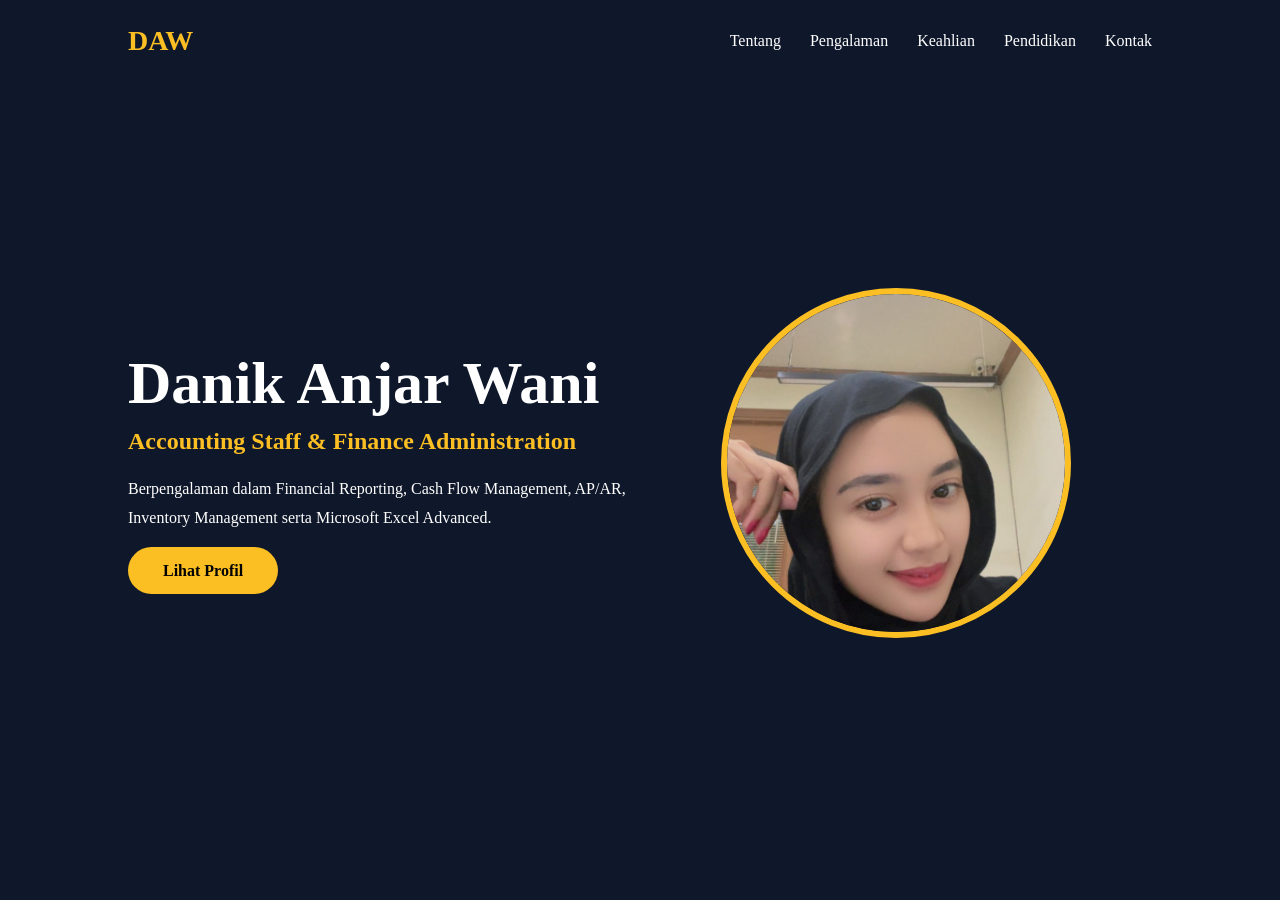
<file: index.html>
<!DOCTYPE html>
<html lang="id">
<head>
<meta charset="UTF-8">
<meta name="viewport" content="width=device-width, initial-scale=1.0">
<title>Danik Anjar Wani | Portfolio</title>
<link rel="stylesheet" href="css/style.css">
</head>
<body>

<header>
<div class="logo">DAW</div>

<nav>
<a href="about/about.html">Tentang</a>
<a href="experience/experience.html">Pengalaman</a>
<a href="skills/skills.html">Keahlian</a>
<a href="education/education.html">Pendidikan</a>
<a href="contact/contact.html">Kontak</a>
</nav>
</header>

<section class="hero">

<div class="left">
<h1>Danik Anjar Wani</h1>

<h2>Accounting Staff & Finance Administration</h2>

<p>
Berpengalaman dalam Financial Reporting,
Cash Flow Management, AP/AR, Inventory
Management serta Microsoft Excel Advanced.
</p>

<a href="about/about.html" class="btn">
Lihat Profil
</a>

</div>

<div class="right">
<img src="img/1.jpeg">
</div>

</section>

</body>
</html>
</file>
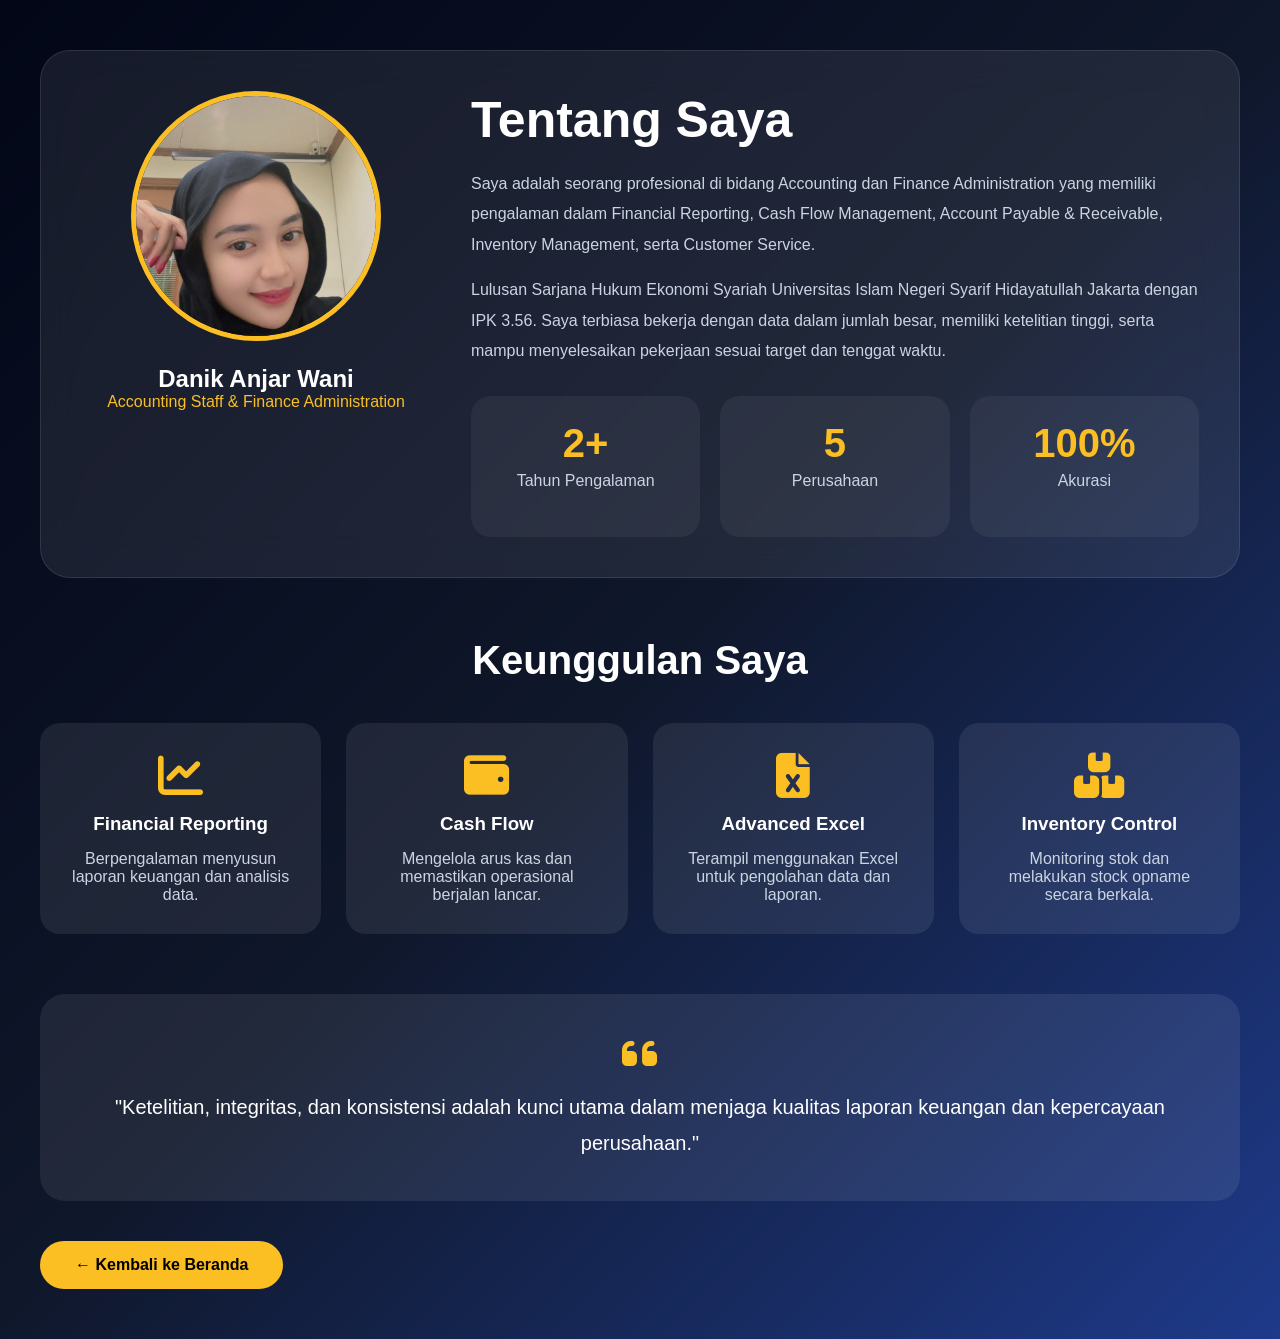
<file: about/about.html>
<!DOCTYPE html>
<html lang="id">
<head>
<meta charset="UTF-8">
<meta name="viewport" content="width=device-width, initial-scale=1.0">

<title>Tentang Saya</title>

<link rel="stylesheet" href="about.css">

<link rel="stylesheet"
href="https://cdnjs.cloudflare.com/ajax/libs/font-awesome/6.5.1/css/all.min.css">

</head>
<body>

<div class="container">

    <div class="profile-card">

        <div class="left">

            <img src="../img/1.jpeg" alt="Danik">

            <h2>Danik Anjar Wani</h2>

            <span>
                Accounting Staff & Finance Administration
            </span>

        </div>

        <div class="right">

            <h1>Tentang Saya</h1>

            <p>
                Saya adalah seorang profesional di bidang
                Accounting dan Finance Administration
                yang memiliki pengalaman dalam
                Financial Reporting, Cash Flow Management,
                Account Payable & Receivable,
                Inventory Management, serta Customer Service.
            </p>

            <p>
                Lulusan Sarjana Hukum Ekonomi Syariah
                Universitas Islam Negeri Syarif Hidayatullah Jakarta
                dengan IPK 3.56. Saya terbiasa bekerja
                dengan data dalam jumlah besar,
                memiliki ketelitian tinggi,
                serta mampu menyelesaikan pekerjaan
                sesuai target dan tenggat waktu.
            </p>

            <div class="stats">

                <div class="box">
                    <h3>2+</h3>
                    <p>Tahun Pengalaman</p>
                </div>

                <div class="box">
                    <h3>5</h3>
                    <p>Perusahaan</p>
                </div>

                <div class="box">
                    <h3>100%</h3>
                    <p>Akurasi</p>
                </div>

            </div>

        </div>

    </div>

    <div class="strength-section">

        <h2>Keunggulan Saya</h2>

        <div class="strength-grid">

            <div class="strength-card">
                <i class="fas fa-chart-line"></i>
                <h3>Financial Reporting</h3>
                <p>
                    Berpengalaman menyusun laporan
                    keuangan dan analisis data.
                </p>
            </div>

            <div class="strength-card">
                <i class="fas fa-wallet"></i>
                <h3>Cash Flow</h3>
                <p>
                    Mengelola arus kas dan memastikan
                    operasional berjalan lancar.
                </p>
            </div>

            <div class="strength-card">
                <i class="fas fa-file-excel"></i>
                <h3>Advanced Excel</h3>
                <p>
                    Terampil menggunakan Excel
                    untuk pengolahan data dan laporan.
                </p>
            </div>

            <div class="strength-card">
                <i class="fas fa-boxes-stacked"></i>
                <h3>Inventory Control</h3>
                <p>
                    Monitoring stok dan melakukan
                    stock opname secara berkala.
                </p>
            </div>

        </div>

    </div>

    <div class="quote">

        <i class="fas fa-quote-left"></i>

        <p>
            "Ketelitian, integritas, dan konsistensi adalah
            kunci utama dalam menjaga kualitas laporan
            keuangan dan kepercayaan perusahaan."
        </p>

    </div>

    <a href="../index.html" class="btn">
        ← Kembali ke Beranda
    </a>

</div>

</body>
</html>
</file>
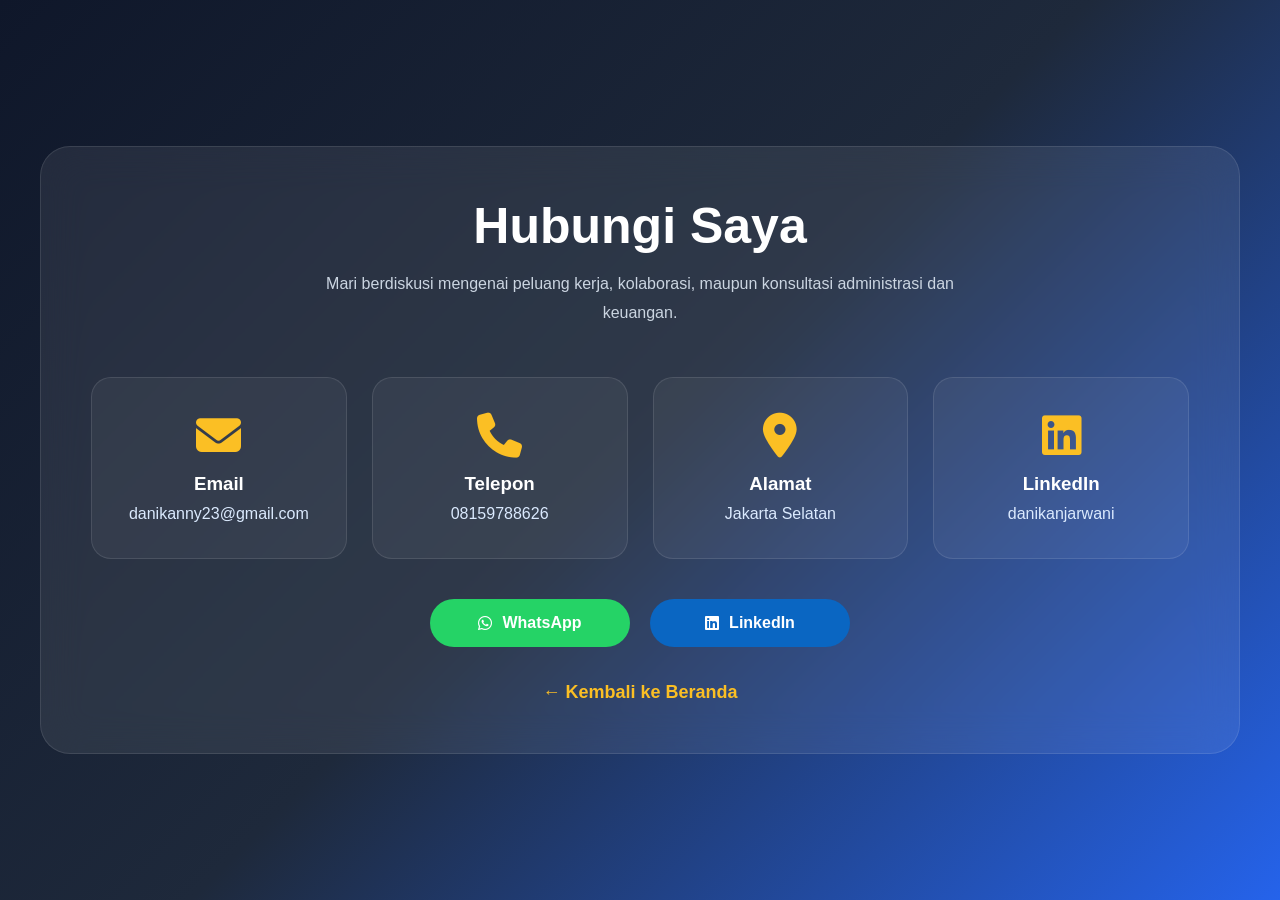
<file: contact/contact.html>
<!DOCTYPE html>
<html lang="id">
<head>
    <meta charset="UTF-8">
    <meta name="viewport" content="width=device-width, initial-scale=1.0">
    <title>Kontak Saya</title>

    <link rel="stylesheet" href="contact.css">

    <link rel="stylesheet"
    href="https://cdnjs.cloudflare.com/ajax/libs/font-awesome/6.5.1/css/all.min.css">

</head>
<body>

<div class="particles"></div>

<div class="contact-container">

    <div class="contact-header">
        <h1>Hubungi Saya</h1>
        <p>
            Mari berdiskusi mengenai peluang kerja,
            kolaborasi, maupun konsultasi administrasi
            dan keuangan.
        </p>
    </div>

    <div class="contact-grid">

        <div class="card">
            <i class="fas fa-envelope"></i>
            <h3>Email</h3>
            <p>danikanny23@gmail.com</p>
        </div>

        <div class="card">
            <i class="fas fa-phone"></i>
            <h3>Telepon</h3>
            <p>08159788626</p>
        </div>

        <div class="card">
            <i class="fas fa-location-dot"></i>
            <h3>Alamat</h3>
            <p>Jakarta Selatan</p>
        </div>

        <div class="card">
            <i class="fab fa-linkedin"></i>
            <h3>LinkedIn</h3>
            <p>danikanjarwani</p>
        </div>

    </div>

    <div class="button-group">

        <a href="https://wa.me/08159788626" class="btn whatsapp">
            <i class="fab fa-whatsapp"></i>
            WhatsApp
        </a>

        <a href="#" class="btn linkedin">
            <i class="fab fa-linkedin"></i>
            LinkedIn
        </a>

    </div>

    <a href="../index.html" class="back-btn">
        ← Kembali ke Beranda
    </a>

</div>

</body>
</html>
</file>
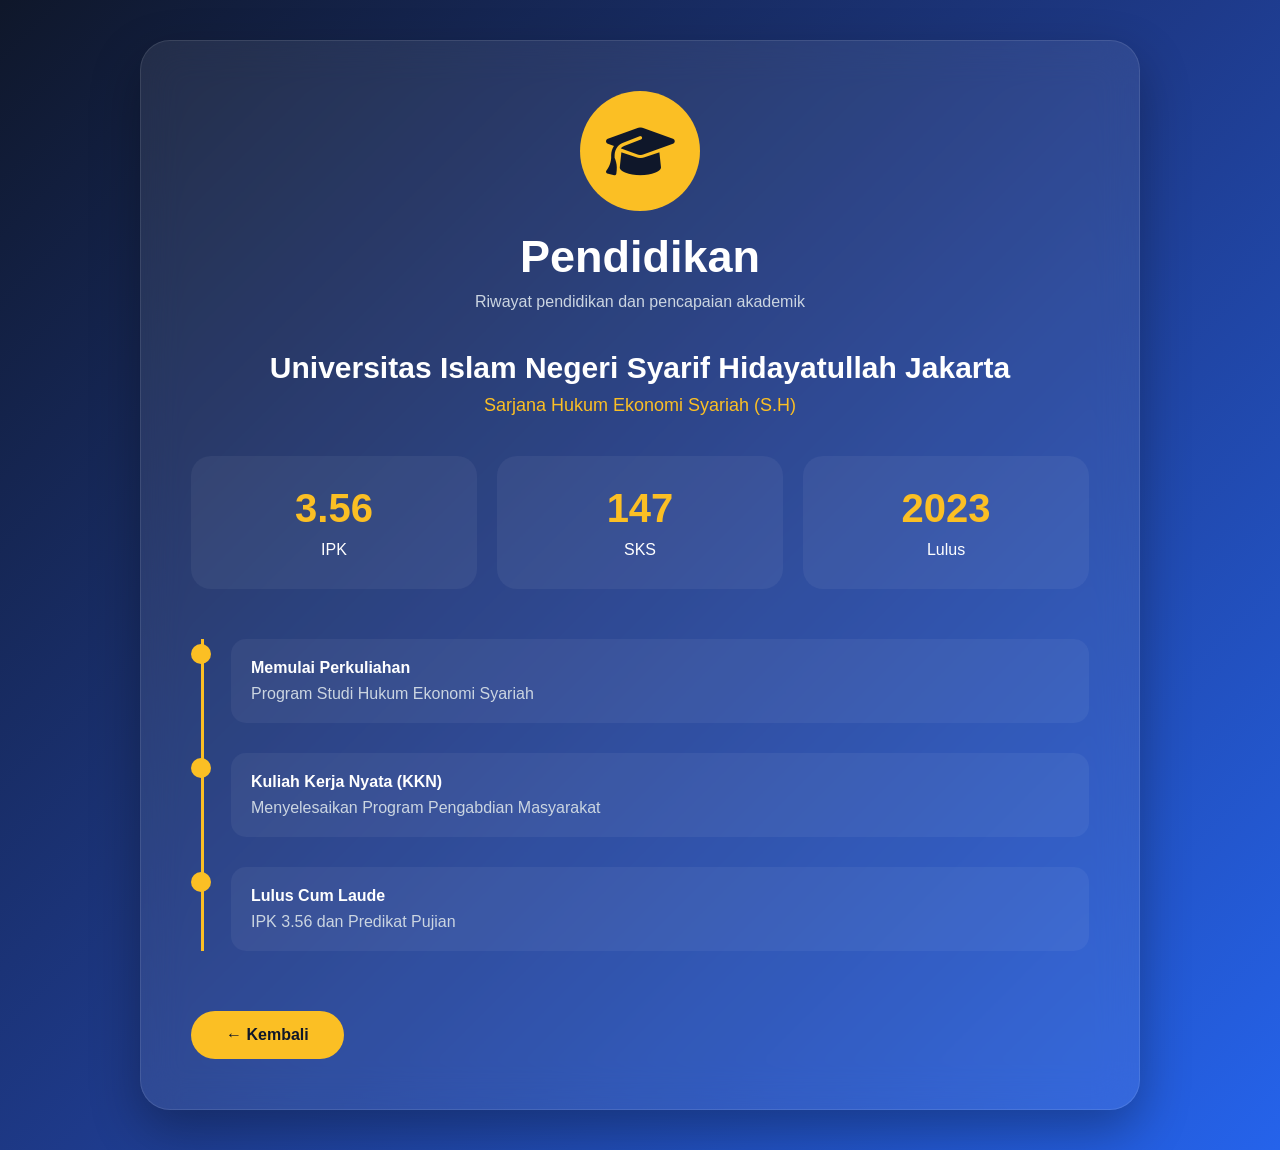
<file: education/education.html>
<!DOCTYPE html>
<html lang="id">
<head>
<meta charset="UTF-8">
<meta name="viewport" content="width=device-width, initial-scale=1.0">
<title>Pendidikan</title>

<link rel="stylesheet" href="education.css">

<link rel="stylesheet"
href="https://cdnjs.cloudflare.com/ajax/libs/font-awesome/6.5.1/css/all.min.css">

</head>
<body>

<div class="education-container">

    <div class="education-card">

        <div class="top-section">

            <div class="icon">
                <i class="fas fa-graduation-cap"></i>
            </div>

            <h1>Pendidikan</h1>

            <p>
                Riwayat pendidikan dan pencapaian akademik
            </p>

        </div>

        <div class="university">

            <h2>
                Universitas Islam Negeri
                Syarif Hidayatullah Jakarta
            </h2>

            <span>
                Sarjana Hukum Ekonomi Syariah (S.H)
            </span>

        </div>

        <div class="stats">

            <div class="box">
                <h3>3.56</h3>
                <p>IPK</p>
            </div>

            <div class="box">
                <h3>147</h3>
                <p>SKS</p>
            </div>

            <div class="box">
                <h3>2023</h3>
                <p>Lulus</p>
            </div>

        </div>

        <div class="timeline">

            <div class="line"></div>

            <div class="event">
                <div class="dot"></div>
                <div class="content">
                    <h4>Memulai Perkuliahan</h4>
                    <p>Program Studi Hukum Ekonomi Syariah</p>
                </div>
            </div>

            <div class="event">
                <div class="dot"></div>
                <div class="content">
                    <h4>Kuliah Kerja Nyata (KKN)</h4>
                    <p>Menyelesaikan Program Pengabdian Masyarakat</p>
                </div>
            </div>

            <div class="event">
                <div class="dot"></div>
                <div class="content">
                    <h4>Lulus Cum Laude</h4>
                    <p>IPK 3.56 dan Predikat Pujian</p>
                </div>
            </div>

        </div>

        <a href="../index.html" class="btn">
            ← Kembali
        </a>

    </div>

</div>

</body>
</html>
</file>
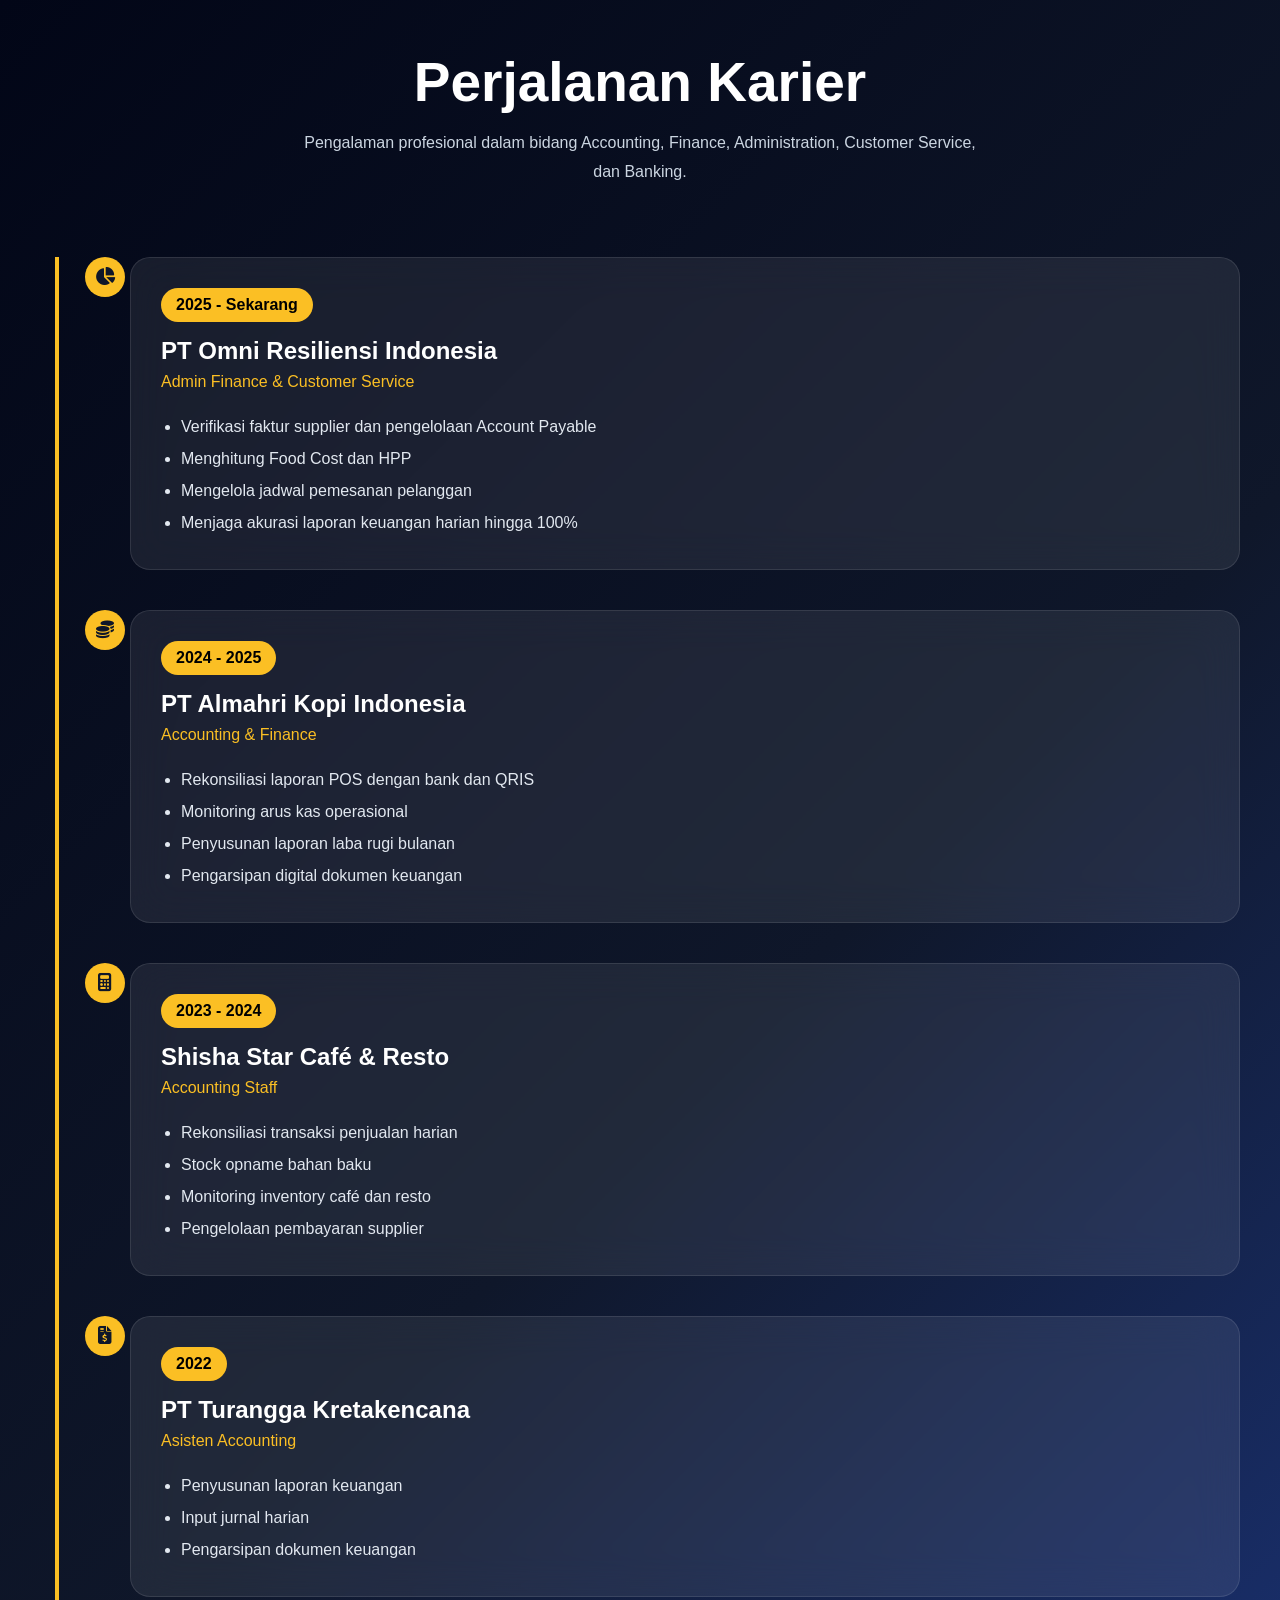
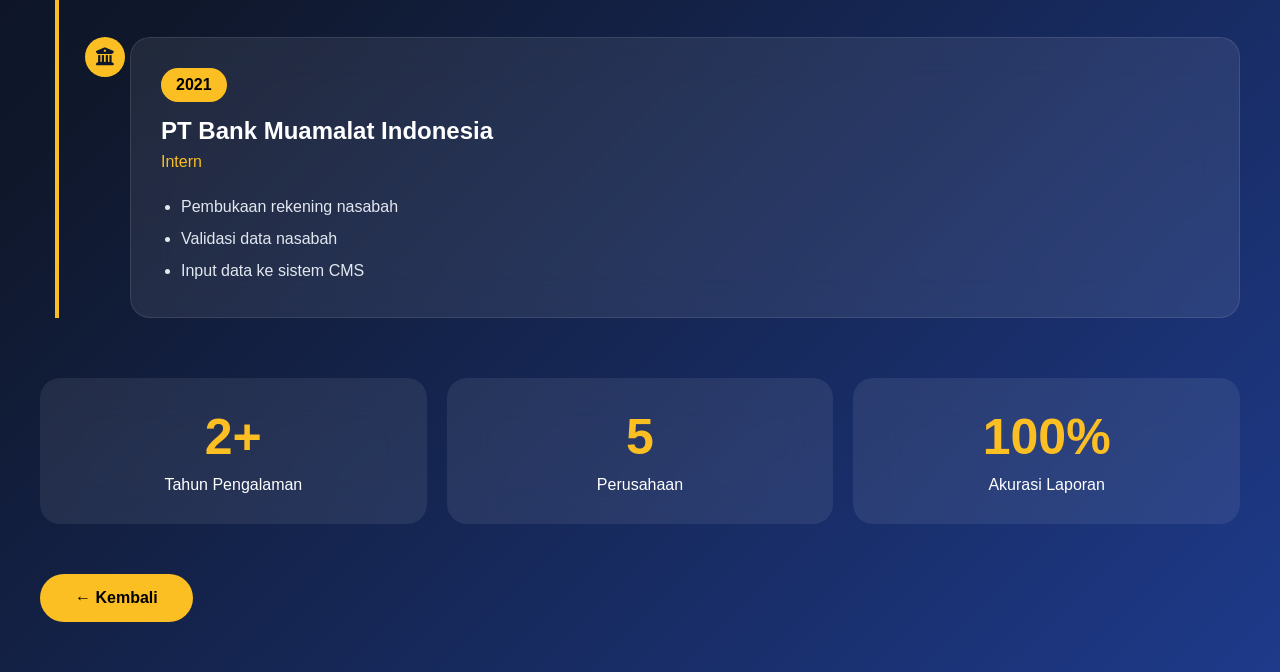
<file: experience/experience.html>
<!DOCTYPE html>
<html lang="id">
<head>
<meta charset="UTF-8">
<meta name="viewport" content="width=device-width, initial-scale=1.0">

<title>Pengalaman Kerja</title>

<link rel="stylesheet" href="experience.css">

<link rel="stylesheet"
href="https://cdnjs.cloudflare.com/ajax/libs/font-awesome/6.5.1/css/all.min.css">

</head>
<body>

<div class="container">

    <div class="header">
        <h1>Perjalanan Karier</h1>
        <p>
            Pengalaman profesional dalam bidang
            Accounting, Finance, Administration,
            Customer Service, dan Banking.
        </p>
    </div>

    <div class="timeline">

        <!-- PT ORI -->
        <div class="timeline-item">

            <div class="timeline-icon">
                <i class="fas fa-chart-pie"></i>
            </div>

            <div class="timeline-content">

                <div class="year">
                    2025 - Sekarang
                </div>

                <h2>
                    PT Omni Resiliensi Indonesia
                </h2>

                <span>
                    Admin Finance & Customer Service
                </span>

                <ul>
                    <li>Verifikasi faktur supplier dan pengelolaan Account Payable</li>
                    <li>Menghitung Food Cost dan HPP</li>
                    <li>Mengelola jadwal pemesanan pelanggan</li>
                    <li>Menjaga akurasi laporan keuangan harian hingga 100%</li>
                </ul>

            </div>

        </div>

        <!-- ALMAHRI -->

        <div class="timeline-item">

            <div class="timeline-icon">
                <i class="fas fa-coins"></i>
            </div>

            <div class="timeline-content">

                <div class="year">
                    2024 - 2025
                </div>

                <h2>
                    PT Almahri Kopi Indonesia
                </h2>

                <span>
                    Accounting & Finance
                </span>

                <ul>
                    <li>Rekonsiliasi laporan POS dengan bank dan QRIS</li>
                    <li>Monitoring arus kas operasional</li>
                    <li>Penyusunan laporan laba rugi bulanan</li>
                    <li>Pengarsipan digital dokumen keuangan</li>
                </ul>

            </div>

        </div>

        <!-- SHISHA -->

        <div class="timeline-item">

            <div class="timeline-icon">
                <i class="fas fa-calculator"></i>
            </div>

            <div class="timeline-content">

                <div class="year">
                    2023 - 2024
                </div>

                <h2>
                    Shisha Star Café & Resto
                </h2>

                <span>
                    Accounting Staff
                </span>

                <ul>
                    <li>Rekonsiliasi transaksi penjualan harian</li>
                    <li>Stock opname bahan baku</li>
                    <li>Monitoring inventory café dan resto</li>
                    <li>Pengelolaan pembayaran supplier</li>
                </ul>

            </div>

        </div>

        <!-- TURANGGA -->

        <div class="timeline-item">

            <div class="timeline-icon">
                <i class="fas fa-file-invoice-dollar"></i>
            </div>

            <div class="timeline-content">

                <div class="year">
                    2022
                </div>

                <h2>
                    PT Turangga Kretakencana
                </h2>

                <span>
                    Asisten Accounting
                </span>

                <ul>
                    <li>Penyusunan laporan keuangan</li>
                    <li>Input jurnal harian</li>
                    <li>Pengarsipan dokumen keuangan</li>
                </ul>

            </div>

        </div>

        <!-- MUAMALAT -->

        <div class="timeline-item">

            <div class="timeline-icon">
                <i class="fas fa-building-columns"></i>
            </div>

            <div class="timeline-content">

                <div class="year">
                    2021
                </div>

                <h2>
                    PT Bank Muamalat Indonesia
                </h2>

                <span>
                    Intern
                </span>

                <ul>
                    <li>Pembukaan rekening nasabah</li>
                    <li>Validasi data nasabah</li>
                    <li>Input data ke sistem CMS</li>
                </ul>

            </div>

        </div>

    </div>

    <div class="summary">

        <div class="card">
            <h3>2+</h3>
            <p>Tahun Pengalaman</p>
        </div>

        <div class="card">
            <h3>5</h3>
            <p>Perusahaan</p>
        </div>

        <div class="card">
            <h3>100%</h3>
            <p>Akurasi Laporan</p>
        </div>

    </div>

    <a href="../index.html" class="btn">
        ← Kembali
    </a>

</div>

</body>
</html>
</file>
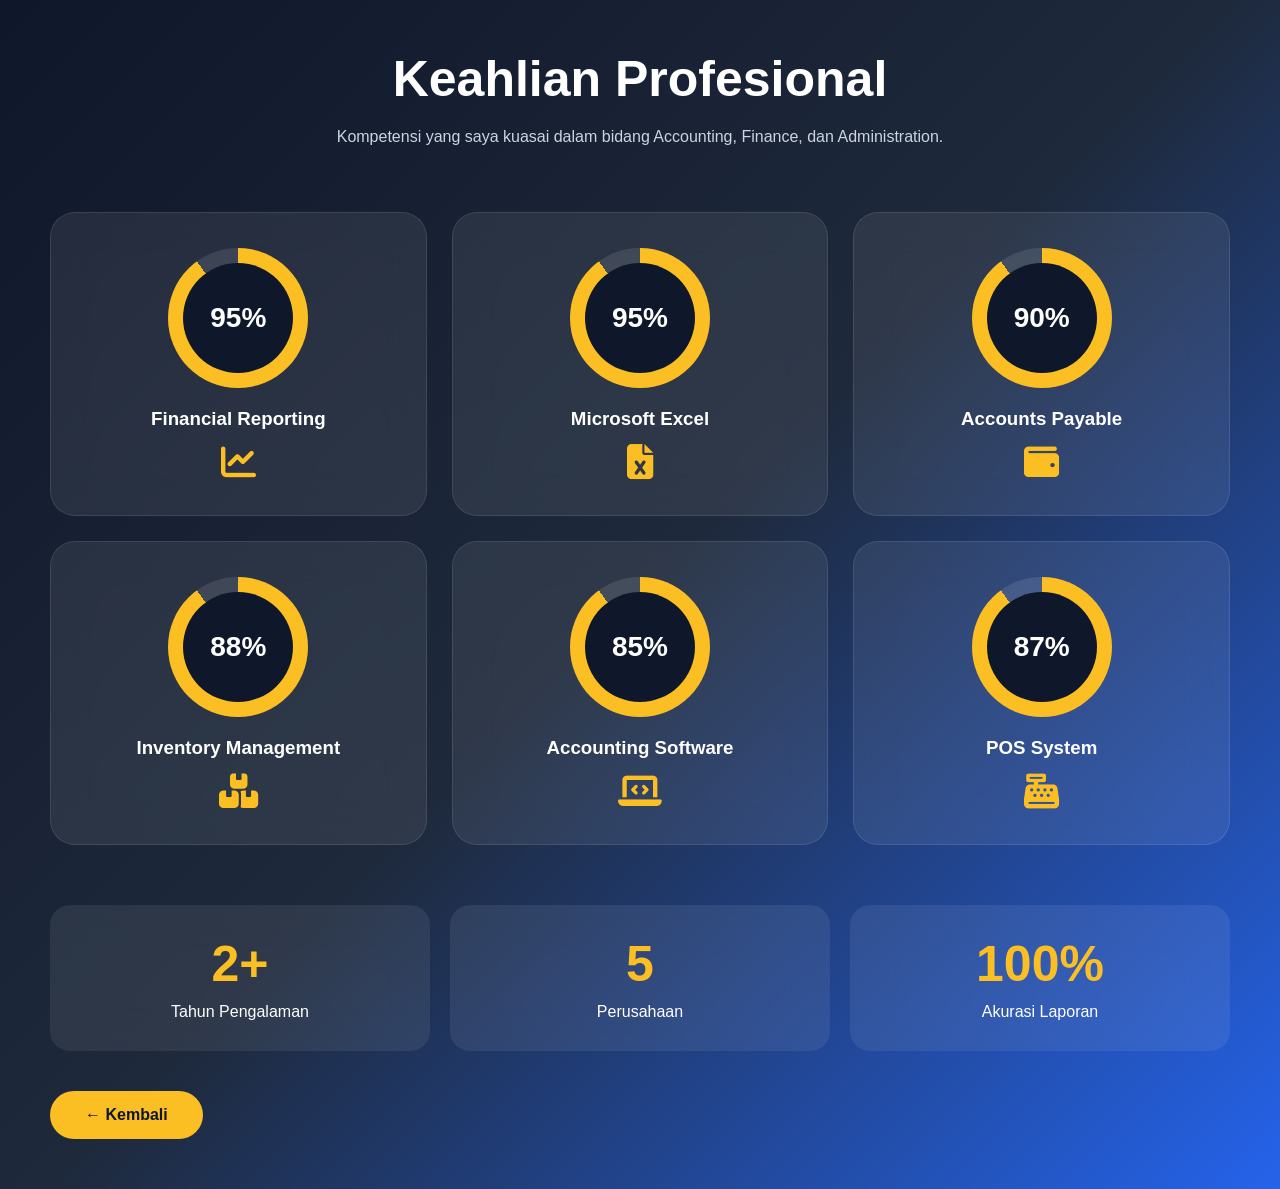
<file: skills/skills.html>
<!DOCTYPE html>
<html lang="id">
<head>
<meta charset="UTF-8">
<meta name="viewport" content="width=device-width, initial-scale=1.0">

<title>Keahlian</title>

<link rel="stylesheet" href="skills.css">

<link rel="stylesheet"
href="https://cdnjs.cloudflare.com/ajax/libs/font-awesome/6.5.1/css/all.min.css">

</head>
<body>

<div class="container">

    <div class="header">
        <h1>Keahlian Profesional</h1>
        <p>
            Kompetensi yang saya kuasai dalam bidang
            Accounting, Finance, dan Administration.
        </p>
    </div>

    <div class="skills-grid">

        <div class="skill-card">
            <div class="circle" data-percent="95">
                <span>95%</span>
            </div>
            <h3>Financial Reporting</h3>
            <i class="fas fa-chart-line"></i>
        </div>

        <div class="skill-card">
            <div class="circle" data-percent="95">
                <span>95%</span>
            </div>
            <h3>Microsoft Excel</h3>
            <i class="fas fa-file-excel"></i>
        </div>

        <div class="skill-card">
            <div class="circle" data-percent="90">
                <span>90%</span>
            </div>
            <h3>Accounts Payable</h3>
            <i class="fas fa-wallet"></i>
        </div>

        <div class="skill-card">
            <div class="circle" data-percent="88">
                <span>88%</span>
            </div>
            <h3>Inventory Management</h3>
            <i class="fas fa-boxes-stacked"></i>
        </div>

        <div class="skill-card">
            <div class="circle" data-percent="85">
                <span>85%</span>
            </div>
            <h3>Accounting Software</h3>
            <i class="fas fa-laptop-code"></i>
        </div>

        <div class="skill-card">
            <div class="circle" data-percent="87">
                <span>87%</span>
            </div>
            <h3>POS System</h3>
            <i class="fas fa-cash-register"></i>
        </div>

    </div>

    <div class="stats">

        <div class="stat-box">
            <h2>2+</h2>
            <p>Tahun Pengalaman</p>
        </div>

        <div class="stat-box">
            <h2>5</h2>
            <p>Perusahaan</p>
        </div>

        <div class="stat-box">
            <h2>100%</h2>
            <p>Akurasi Laporan</p>
        </div>

    </div>

    <a href="../index.html" class="back">
        ← Kembali
    </a>

</div>

</body>
</html>
</file>
<file: css/style.css>
*{
margin:0;
padding:0;
box-sizing:border-box;
font-family:'Segoe UI';
}

body{
background:#0f172a;
color:white;
}

header{
display:flex;
justify-content:space-between;
align-items:center;
padding:25px 10%;
}

.logo{
font-size:28px;
font-weight:bold;
color:#fbbf24;
}

nav a{
color:white;
text-decoration:none;
margin-left:25px;
transition:.3s;
}

nav a:hover{
color:#fbbf24;
}

.hero{
display:flex;
justify-content:center;
align-items:center;
height:85vh;
padding:0 10%;
}

.left{
flex:1;
}

.left h1{
font-size:60px;
margin-bottom:10px;
}

.left h2{
color:#fbbf24;
margin-bottom:20px;
}

.left p{
line-height:1.8;
margin-bottom:30px;
}

.btn{
background:#fbbf24;
color:#000;
padding:15px 35px;
border-radius:30px;
text-decoration:none;
font-weight:bold;
}

.right{
flex:1;
text-align:center;
}

.right img{
width:350px;
height:350px;
object-fit:cover;
border-radius:50%;
border:6px solid #fbbf24;
}
</file>
<file: about/about.css>
*{
margin:0;
padding:0;
box-sizing:border-box;
font-family:'Segoe UI',sans-serif;
}

body{
background:
linear-gradient(
135deg,
#020617,
#0f172a,
#1e3a8a);

padding:50px 20px;
color:white;
}

.container{
max-width:1200px;
margin:auto;
}

.profile-card{

display:grid;
grid-template-columns:350px 1fr;

gap:40px;

background:
rgba(255,255,255,.08);

backdrop-filter:blur(20px);

padding:40px;

border-radius:30px;

border:1px solid rgba(255,255,255,.1);

margin-bottom:50px;
}

.left{
text-align:center;
}

.left img{
width:250px;
height:250px;
object-fit:cover;
border-radius:50%;
border:5px solid #fbbf24;
}

.left h2{
margin-top:20px;
}

.left span{
color:#fbbf24;
}

.right h1{
font-size:50px;
margin-bottom:20px;
}

.right p{
line-height:1.9;
color:#cbd5e1;
margin-bottom:15px;
}

.stats{

display:grid;

grid-template-columns:
repeat(3,1fr);

gap:20px;

margin-top:30px;
}

.box{

background:
rgba(255,255,255,.05);

padding:25px;

border-radius:20px;

text-align:center;
}

.box h3{
font-size:40px;
color:#fbbf24;
}

.strength-section{
margin-top:60px;
}

.strength-section h2{
text-align:center;
font-size:40px;
margin-bottom:40px;
}

.strength-grid{

display:grid;

grid-template-columns:
repeat(auto-fit,minmax(250px,1fr));

gap:25px;
}

.strength-card{

background:
rgba(255,255,255,.08);

padding:30px;

border-radius:20px;

text-align:center;

transition:.4s;
}

.strength-card:hover{
transform:translateY(-10px);
}

.strength-card i{
font-size:45px;
color:#fbbf24;
margin-bottom:15px;
}

.strength-card h3{
margin-bottom:15px;
}

.strength-card p{
color:#cbd5e1;
}

.quote{

margin-top:60px;

background:
rgba(255,255,255,.08);

padding:40px;

border-radius:25px;

text-align:center;
}

.quote i{
font-size:40px;
color:#fbbf24;
margin-bottom:15px;
}

.quote p{
font-size:20px;
line-height:1.8;
}

.btn{

display:inline-block;

margin-top:40px;

padding:15px 35px;

background:#fbbf24;

color:#000;

font-weight:bold;

border-radius:50px;

text-decoration:none;
}

.btn:hover{
background:white;
}
</file>
<file: contact/contact.css>
*{
    margin:0;
    padding:0;
    box-sizing:border-box;
    font-family:'Segoe UI',sans-serif;
}

body{
    min-height:100vh;
    display:flex;
    justify-content:center;
    align-items:center;

    background:
    linear-gradient(
    135deg,
    #0f172a,
    #1e293b,
    #2563eb);

    overflow:hidden;
}

.contact-container{
    width:90%;
    max-width:1200px;

    background:rgba(255,255,255,0.08);

    backdrop-filter:blur(20px);

    border:1px solid rgba(255,255,255,.1);

    border-radius:30px;

    padding:50px;

    text-align:center;

    color:white;
}

.contact-header h1{
    font-size:50px;
    margin-bottom:15px;
}

.contact-header p{
    color:#cbd5e1;
    max-width:700px;
    margin:auto;
    line-height:1.8;
}

.contact-grid{
    display:grid;

    grid-template-columns:
    repeat(auto-fit,minmax(220px,1fr));

    gap:25px;

    margin-top:50px;
}

.card{
    background:
    rgba(255,255,255,.07);

    border:1px solid rgba(255,255,255,.1);

    border-radius:20px;

    padding:30px;

    transition:.4s;
}

.card:hover{
    transform:translateY(-10px);

    background:
    rgba(255,255,255,.15);
}

.card i{
    font-size:45px;

    color:#fbbf24;

    margin-bottom:15px;
}

.card h3{
    margin-bottom:10px;
}

.card p{
    color:#dbeafe;
}

.button-group{
    margin-top:40px;

    display:flex;
    justify-content:center;
    gap:20px;
    flex-wrap:wrap;
}

.btn{
    text-decoration:none;

    padding:15px 35px;

    border-radius:50px;

    font-weight:bold;

    transition:.3s;
}

.whatsapp{
    background:#25D366;
    color:white;
}

.linkedin{
    background:#0A66C2;
    color:white;
}

.btn:hover{
    transform:scale(1.05);
}

.back-btn{
    display:inline-block;

    margin-top:35px;

    color:#fbbf24;

    text-decoration:none;

    font-weight:bold;
}

.back-btn:hover{
    color:white;
}

/* =========================
   RESET
========================= */
*{
    margin:0;
    padding:0;
    box-sizing:border-box;
    font-family:'Segoe UI',sans-serif;
}

/* =========================
   BODY
========================= */
body{
    min-height:100dvh;

    background:
    linear-gradient(
    135deg,
    #0f172a,
    #1e293b,
    #2563eb);

    padding:20px;

    overflow-x:hidden;
    overflow-y:auto;
}

/* =========================
   CONTAINER
========================= */
.contact-container{

    width:100%;
    max-width:1200px;

    margin:auto;

    background:
    rgba(255,255,255,.08);

    backdrop-filter:blur(20px);

    border:1px solid rgba(255,255,255,.1);

    border-radius:30px;

    padding:50px;

    color:white;
}

/* =========================
   HEADER
========================= */
.contact-header{
    text-align:center;
}

.contact-header h1{
    font-size:50px;
    margin-bottom:15px;
}

.contact-header p{
    max-width:700px;
    margin:auto;

    color:#cbd5e1;

    line-height:1.8;
}

/* =========================
   GRID
========================= */
.contact-grid{

    display:grid;

    grid-template-columns:
    repeat(auto-fit,minmax(250px,1fr));

    gap:25px;

    margin-top:50px;
}

/* =========================
   CARD
========================= */
.card{

    background:
    rgba(255,255,255,.05);

    border:1px solid rgba(255,255,255,.1);

    border-radius:20px;

    padding:35px;

    text-align:center;

    transition:.4s;
}

.card:hover{
    transform:translateY(-10px);
}

.card i{
    font-size:45px;
    color:#fbbf24;
    margin-bottom:15px;
}

.card h3{
    margin-bottom:10px;
}

.card p{
    color:#dbeafe;
    word-break:break-word;
}

/* =========================
   BUTTONS
========================= */
.button-group{

    margin-top:40px;

    display:flex;
    justify-content:center;
    gap:20px;

    flex-wrap:wrap;
}

.btn{

    text-decoration:none;

    padding:15px 35px;

    border-radius:50px;

    font-weight:bold;

    transition:.3s;

    display:flex;
    align-items:center;
    justify-content:center;
    gap:10px;

    min-width:200px;
}

.btn:hover{
    transform:scale(1.05);
}

.whatsapp{
    background:#25D366;
    color:white;
}

.linkedin{
    background:#0A66C2;
    color:white;
}

/* =========================
   BACK BUTTON
========================= */
.back-btn{

    display:block;

    text-align:center;

    margin-top:35px;

    color:#fbbf24;

    text-decoration:none;

    font-weight:bold;

    font-size:18px;
}

.back-btn:hover{
    color:white;
}

/* =========================
   TABLET
========================= */
@media screen and (max-width:992px){

.contact-container{
    padding:35px;
}

.contact-header h1{
    font-size:40px;
}

}

/* =========================
   MOBILE
========================= */
@media screen and (max-width:768px){

body{
    padding:15px;
}

.contact-container{

    padding:20px;

    border-radius:20px;
}

.contact-header h1{
    font-size:30px;
}

.contact-header p{
    font-size:14px;
    line-height:1.7;
}

.contact-grid{
    grid-template-columns:1fr;
    gap:15px;
}

.card{
    padding:25px;
}

.card i{
    font-size:35px;
}

.card h3{
    font-size:18px;
}

.card p{
    font-size:14px;
}

.button-group{
    flex-direction:column;
}

.btn{
    width:100%;
    min-width:100%;
}

.back-btn{
    font-size:16px;
}

}

/* =========================
   HP KECIL
========================= */
@media screen and (max-width:480px){

.contact-header h1{
    font-size:26px;
}

.contact-header p{
    font-size:13px;
}

.card{
    padding:20px;
}

.card i{
    font-size:30px;
}

}
</file>
<file: education/education.css>
*{
margin:0;
padding:0;
box-sizing:border-box;
font-family:'Segoe UI',sans-serif;
}

body{
min-height:100vh;

display:flex;
justify-content:center;
align-items:center;

background:
linear-gradient(
135deg,
#0f172a,
#1e3a8a,
#2563eb);

padding:40px;
}

.education-container{
width:100%;
max-width:1000px;
}

.education-card{

background:
rgba(255,255,255,.08);

backdrop-filter:blur(20px);

border:1px solid rgba(255,255,255,.1);

border-radius:30px;

padding:50px;

color:white;

box-shadow:
0 20px 50px rgba(0,0,0,.3);
}

.top-section{
text-align:center;
margin-bottom:40px;
}

.icon{
width:120px;
height:120px;

background:#fbbf24;

margin:auto;

border-radius:50%;

display:flex;
justify-content:center;
align-items:center;

margin-bottom:20px;
}

.icon i{
font-size:55px;
color:#0f172a;
}

.top-section h1{
font-size:45px;
margin-bottom:10px;
}

.top-section p{
color:#cbd5e1;
}

.university{
text-align:center;
margin-bottom:40px;
}

.university h2{
font-size:30px;
margin-bottom:10px;
}

.university span{
color:#fbbf24;
font-size:18px;
}

.stats{

display:grid;

grid-template-columns:
repeat(auto-fit,minmax(200px,1fr));

gap:20px;

margin-bottom:50px;
}

.box{

background:
rgba(255,255,255,.05);

padding:30px;

border-radius:20px;

text-align:center;

transition:.4s;
}

.box:hover{
transform:translateY(-8px);
}

.box h3{
font-size:40px;
color:#fbbf24;
}

.box p{
margin-top:10px;
}

.timeline{
position:relative;
padding-left:40px;
}

.line{
position:absolute;

left:10px;
top:0;

width:3px;
height:100%;

background:#fbbf24;
}

.event{
display:flex;
margin-bottom:30px;
position:relative;
}

.dot{
width:20px;
height:20px;

background:#fbbf24;

border-radius:50%;

position:absolute;
left:-40px;
top:5px;
}

.content{
background:
rgba(255,255,255,.05);

padding:20px;

border-radius:15px;

width:100%;
}

.content h4{
margin-bottom:8px;
}

.content p{
color:#cbd5e1;
}

.btn{
display:inline-block;

margin-top:30px;

padding:15px 35px;

background:#fbbf24;

color:#0f172a;

font-weight:bold;

border-radius:40px;

text-decoration:none;
}

.btn:hover{
background:white;
}
</file>
<file: experience/experience.css>
*{
margin:0;
padding:0;
box-sizing:border-box;
font-family:'Segoe UI',sans-serif;
}

body{
background:
linear-gradient(
135deg,
#020617,
#0f172a,
#1e3a8a);

color:white;
padding:50px 20px;
}

.container{
max-width:1200px;
margin:auto;
}

.header{
text-align:center;
margin-bottom:70px;
}

.header h1{
font-size:55px;
margin-bottom:15px;
}

.header p{
color:#cbd5e1;
max-width:700px;
margin:auto;
line-height:1.8;
}

.timeline{
position:relative;
padding-left:50px;
}

.timeline::before{
content:"";
position:absolute;
left:15px;
top:0;
width:4px;
height:100%;
background:#fbbf24;
}

.timeline-item{
position:relative;
margin-bottom:40px;
}

.timeline-icon{
position:absolute;
left:-5px;

width:40px;
height:40px;

background:#fbbf24;
border-radius:50%;

display:flex;
justify-content:center;
align-items:center;

color:#0f172a;
font-size:18px;
font-weight:bold;
}

.timeline-content{

background:
rgba(255,255,255,.08);

backdrop-filter:blur(20px);

border:1px solid rgba(255,255,255,.1);

padding:30px;

border-radius:20px;

margin-left:40px;

transition:.4s;
}

.timeline-content:hover{
transform:translateX(10px);
}

.year{
display:inline-block;

background:#fbbf24;

color:#000;

padding:8px 15px;

border-radius:20px;

font-weight:bold;

margin-bottom:15px;
}

.timeline-content h2{
margin-bottom:8px;
}

.timeline-content span{
color:#fbbf24;
display:block;
margin-bottom:20px;
}

.timeline-content ul{
padding-left:20px;
line-height:2;
color:#e2e8f0;
}

.summary{

display:grid;

grid-template-columns:
repeat(auto-fit,minmax(250px,1fr));

gap:20px;

margin-top:60px;
}

.card{

background:
rgba(255,255,255,.08);

backdrop-filter:blur(20px);

padding:30px;

border-radius:20px;

text-align:center;
}

.card h3{
font-size:50px;
color:#fbbf24;
}

.card p{
margin-top:10px;
}

.btn{

display:inline-block;

margin-top:50px;

padding:15px 35px;

background:#fbbf24;

color:#000;

font-weight:bold;

text-decoration:none;

border-radius:40px;
}

.btn:hover{
background:white;
}
</file>
<file: skills/skills.css>
*{
margin:0;
padding:0;
box-sizing:border-box;
font-family:'Segoe UI',sans-serif;
}

body{
background:
linear-gradient(
135deg,
#0f172a,
#1e293b,
#2563eb);

min-height:100vh;
padding:50px;
}

.container{
max-width:1300px;
margin:auto;
}

.header{
text-align:center;
color:white;
margin-bottom:60px;
}

.header h1{
font-size:50px;
margin-bottom:15px;
}

.header p{
max-width:700px;
margin:auto;
line-height:1.8;
color:#cbd5e1;
}

.skills-grid{

display:grid;

grid-template-columns:
repeat(auto-fit,minmax(280px,1fr));

gap:25px;
}

.skill-card{

background:
rgba(255,255,255,.08);

backdrop-filter:blur(20px);

border:1px solid rgba(255,255,255,.1);

border-radius:25px;

padding:35px;

text-align:center;

color:white;

transition:.4s;
}

.skill-card:hover{
transform:translateY(-10px);
}

.circle{

width:140px;
height:140px;

margin:auto;

border-radius:50%;

display:flex;
justify-content:center;
align-items:center;

background:
conic-gradient(
#fbbf24 0%,
#fbbf24 90%,
rgba(255,255,255,.1) 90%);

margin-bottom:20px;
}

.circle span{

width:110px;
height:110px;

background:#0f172a;

border-radius:50%;

display:flex;
justify-content:center;
align-items:center;

font-size:28px;
font-weight:bold;
}

.skill-card h3{
margin-bottom:15px;
}

.skill-card i{
font-size:35px;
color:#fbbf24;
}

.stats{

display:grid;

grid-template-columns:
repeat(auto-fit,minmax(250px,1fr));

gap:20px;

margin-top:60px;
}

.stat-box{

background:
rgba(255,255,255,.08);

backdrop-filter:blur(20px);

border-radius:20px;

padding:30px;

text-align:center;

color:white;
}

.stat-box h2{
font-size:50px;
color:#fbbf24;
}

.stat-box p{
margin-top:10px;
}

.back{

display:inline-block;

margin-top:40px;

padding:15px 35px;

background:#fbbf24;

color:#0f172a;

font-weight:bold;

text-decoration:none;

border-radius:50px;
}

.back:hover{
background:white;
}
</file>
